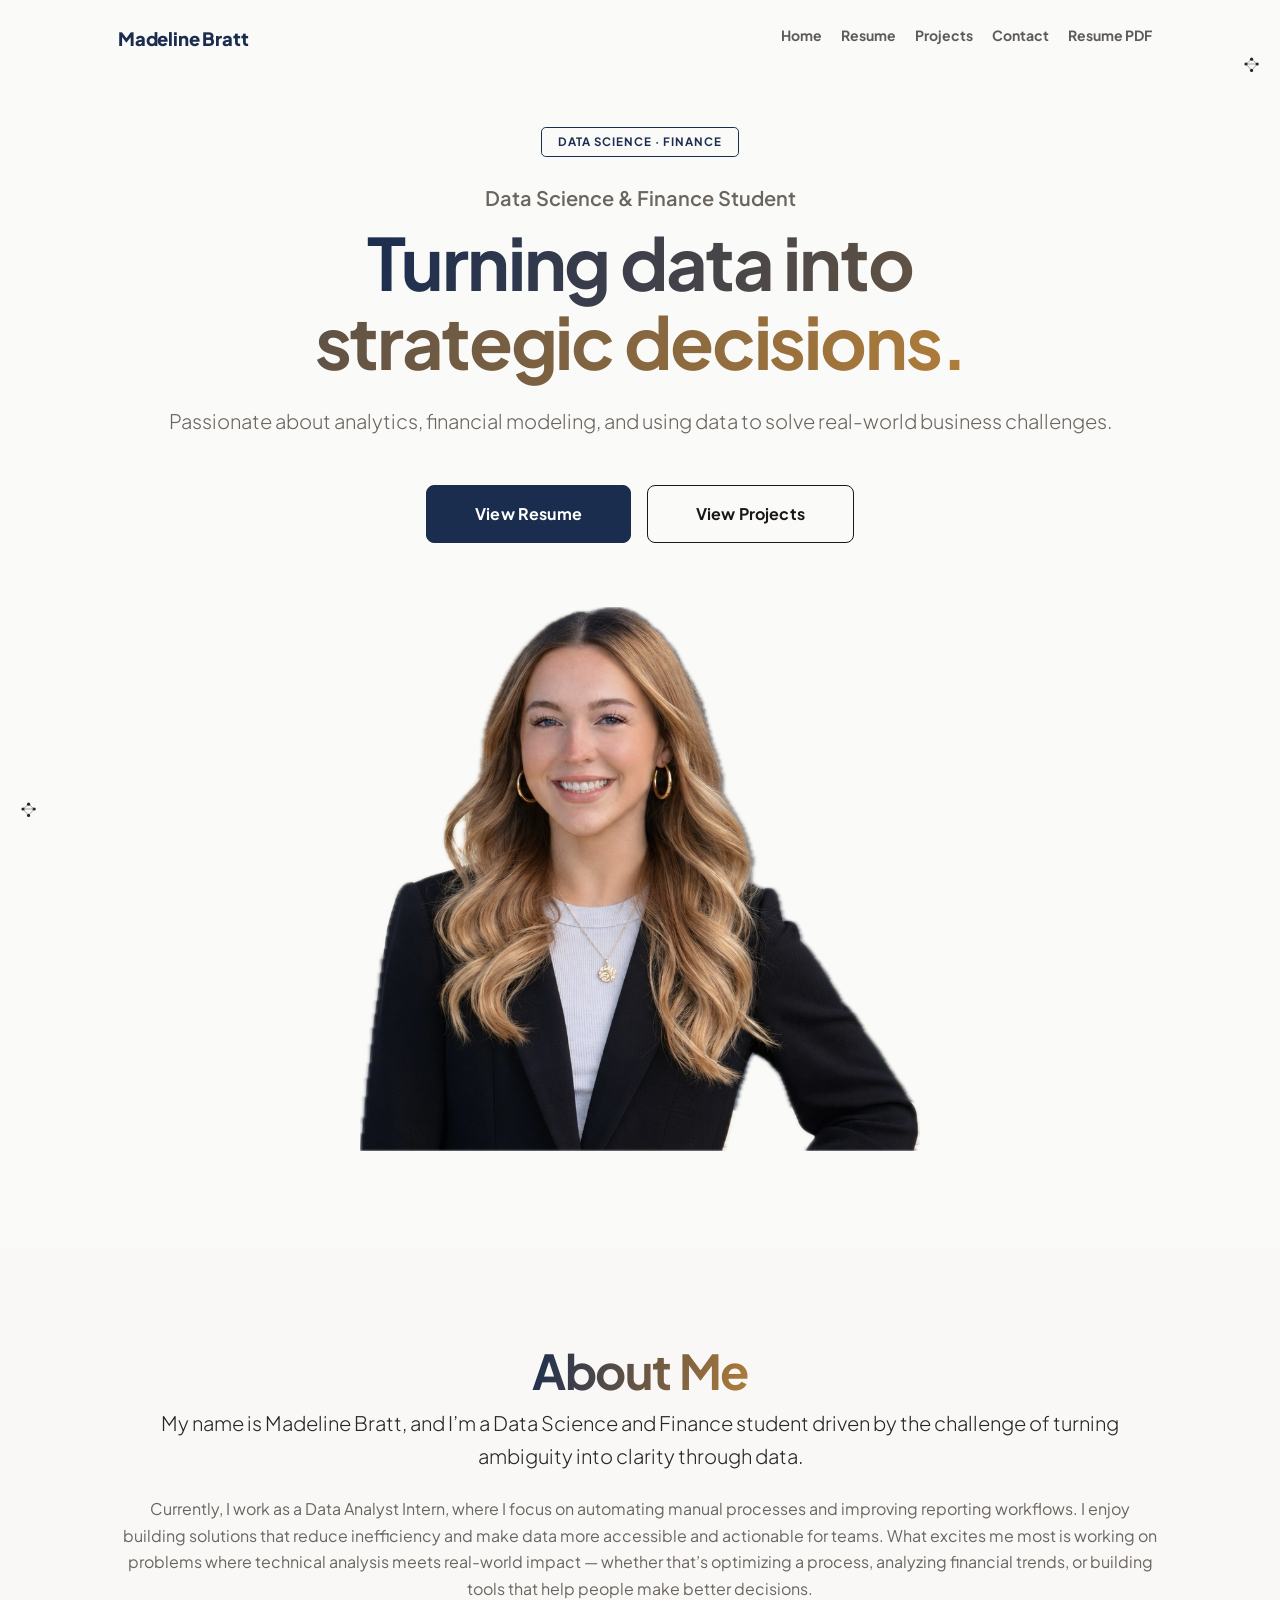
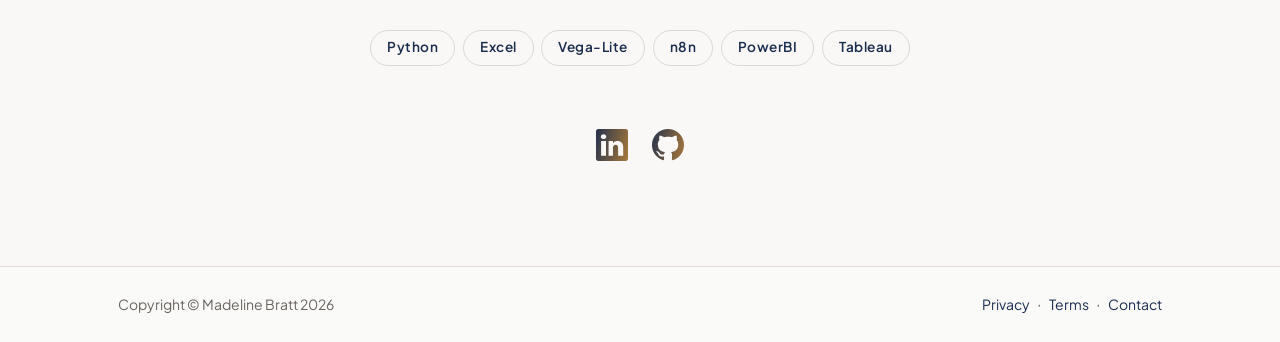
<file: index.html>
<!DOCTYPE html>
<html lang="en">
    <head>
        <meta charset="utf-8" />
        <meta name="viewport" content="width=device-width, initial-scale=1, shrink-to-fit=no" />
        <meta name="description" content="" />
        <meta name="author" content="" />
        <title>Madeline Bratt - Portfolio</title>
        <!-- Favicon-->
        <link rel="icon" type="image/x-icon" href="assets/favicon.ico" />
        <!-- Custom Google font-->
        <link rel="preconnect" href="https://fonts.googleapis.com" />
        <link rel="preconnect" href="https://fonts.gstatic.com" crossorigin />
        <link href="https://fonts.googleapis.com/css2?family=Plus+Jakarta+Sans:wght@100;200;300;400;500;600;700;800;900&amp;display=swap" rel="stylesheet" />
        <!-- Bootstrap icons-->
        <link href="https://cdn.jsdelivr.net/npm/bootstrap-icons@1.8.1/font/bootstrap-icons.css" rel="stylesheet" />
        <!-- Core theme CSS (includes Bootstrap)-->
        <link href="css/styles.css" rel="stylesheet" />
    </head>
    <body class="d-flex flex-column h-100">
        <main class="flex-shrink-0">
            <!-- Navigation-->
            <nav class="navbar navbar-expand-lg navbar-light bg-white py-3">
                <div class="container px-5">
                    <a class="navbar-brand" href="index.html"><span class="fw-bolder text-primary">Madeline Bratt</span></a>
                    <button class="navbar-toggler" type="button" data-bs-toggle="collapse" data-bs-target="#navbarSupportedContent" aria-controls="navbarSupportedContent" aria-expanded="false" aria-label="Toggle navigation"><span class="navbar-toggler-icon"></span></button>
                    <div class="collapse navbar-collapse" id="navbarSupportedContent">
                        <ul class="navbar-nav ms-auto mb-2 mb-lg-0 small fw-bolder">
                            <li class="nav-item"><a class="nav-link" href="index.html">Home</a></li>
                            <li class="nav-item"><a class="nav-link" href="resume.html">Resume</a></li>
                            <li class="nav-item"><a class="nav-link" href="projects.html">Projects</a></li>
                            <li class="nav-item"><a class="nav-link" href="contact.html">Contact</a></li>
                            <li class="nav-item"><a class="nav-link" href="assets/resume.pdf" target="_blank">Resume PDF</a></li>
                        </ul>
                    </div>
                </div>
            </nav>
            <!-- Header-->
            <header class="py-5">
                <div class="container px-5 pb-5">
                    <div class="row gx-5 align-items-center">
                        <div class="col-xxl-5">
                            <!-- Header text content-->
                            <div class="text-center text-xxl-start">

    <div class="badge border border-primary text-primary mb-4 py-2 px-3">
        <div class="text-uppercase fw-bold" style="letter-spacing: 1px;">
            Data Science · Finance
        </div>
    </div>

    <div class="fs-5 fw-semibold text-muted mb-2">
        Data Science & Finance Student
    </div>

    <h1 class="display-2 fw-bolder mb-4">
        <span class="text-gradient d-inline">
            Turning data into<br>strategic decisions.
        </span>
    </h1>

    <p class="lead text-muted mb-5">
        Passionate about analytics, financial modeling, and using data
        to solve real-world business challenges.
    </p>

    <div class="d-grid gap-3 d-sm-flex justify-content-sm-center justify-content-xxl-start mb-3">
        <a class="btn btn-primary btn-lg px-5 py-3 me-sm-3 fs-6 fw-bolder" href="resume.html">
            View Resume
        </a>
        <a class="btn btn-outline-dark btn-lg px-5 py-3 fs-6 fw-bolder" href="projects.html">
            View Projects
        </a>
    </div>

</div>
                        </div>
                        <div class="col-xxl-7">
                            <!-- Header profile picture-->
                            <div class="d-flex justify-content-center mt-5 mt-xxl-0">
                                <div class="profile">
    <img class="profile-img" src="assets/profile.png" alt="..." />
    
    <div class="dots-1">
        <svg xmlns="http://www.w3.org/2000/svg" viewBox="0 0 24 24" width="100%" height="100%">
            <line x1="12" y1="4" x2="5" y2="10" stroke="currentColor" stroke-width="0.5"/>
            <line x1="12" y1="4" x2="19" y2="10" stroke="currentColor" stroke-width="0.5"/>
            <line x1="5" y1="10" x2="12" y2="18" stroke="currentColor" stroke-width="0.5"/>
            <line x1="19" y1="10" x2="12" y2="18" stroke="currentColor" stroke-width="0.5"/>
            <line x1="5" y1="10" x2="19" y2="10" stroke="currentColor" stroke-width="0.5"/>
            <circle cx="12" cy="4" r="2" fill="currentColor"/>
            <circle cx="5" cy="10" r="2" fill="currentColor"/>
            <circle cx="19" cy="10" r="2" fill="currentColor"/>
            <circle cx="12" cy="18" r="2" fill="currentColor"/>
        </svg>
    </div>
    <div class="dots-2">
        <svg xmlns="http://www.w3.org/2000/svg" viewBox="0 0 24 24" width="100%" height="100%">
            <line x1="12" y1="4" x2="5" y2="10" stroke="currentColor" stroke-width="0.5"/>
            <line x1="12" y1="4" x2="19" y2="10" stroke="currentColor" stroke-width="0.5"/>
            <line x1="5" y1="10" x2="12" y2="18" stroke="currentColor" stroke-width="0.5"/>
            <line x1="19" y1="10" x2="12" y2="18" stroke="currentColor" stroke-width="0.5"/>
            <line x1="5" y1="10" x2="19" y2="10" stroke="currentColor" stroke-width="0.5"/>
            <circle cx="12" cy="4" r="2" fill="currentColor"/>
            <circle cx="5" cy="10" r="2" fill="currentColor"/>
            <circle cx="19" cy="10" r="2" fill="currentColor"/>
            <circle cx="12" cy="18" r="2" fill="currentColor"/>
        </svg>
    </div>
    <div class="dots-3">
        <svg xmlns="http://www.w3.org/2000/svg" viewBox="0 0 24 24" width="100%" height="100%">
            <line x1="12" y1="4" x2="5" y2="10" stroke="currentColor" stroke-width="0.5"/>
            <line x1="12" y1="4" x2="19" y2="10" stroke="currentColor" stroke-width="0.5"/>
            <line x1="5" y1="10" x2="12" y2="18" stroke="currentColor" stroke-width="0.5"/>
            <line x1="19" y1="10" x2="12" y2="18" stroke="currentColor" stroke-width="0.5"/>
            <line x1="5" y1="10" x2="19" y2="10" stroke="currentColor" stroke-width="0.5"/>
            <circle cx="12" cy="4" r="2" fill="currentColor"/>
            <circle cx="5" cy="10" r="2" fill="currentColor"/>
            <circle cx="19" cy="10" r="2" fill="currentColor"/>
            <circle cx="12" cy="18" r="2" fill="currentColor"/>
        </svg>
    </div>
    <div class="dots-4">
        <svg xmlns="http://www.w3.org/2000/svg" viewBox="0 0 24 24" width="100%" height="100%">
            <line x1="12" y1="4" x2="5" y2="10" stroke="currentColor" stroke-width="0.5"/>
            <line x1="12" y1="4" x2="19" y2="10" stroke="currentColor" stroke-width="0.5"/>
            <line x1="5" y1="10" x2="12" y2="18" stroke="currentColor" stroke-width="0.5"/>
            <line x1="19" y1="10" x2="12" y2="18" stroke="currentColor" stroke-width="0.5"/>
            <line x1="5" y1="10" x2="19" y2="10" stroke="currentColor" stroke-width="0.5"/>
            <circle cx="12" cy="4" r="2" fill="currentColor"/>
            <circle cx="5" cy="10" r="2" fill="currentColor"/>
            <circle cx="19" cy="10" r="2" fill="currentColor"/>
            <circle cx="12" cy="18" r="2" fill="currentColor"/>
        </svg>
    </div>
</div>
                                        <!-- END of SVG dots-->
                                    </div>
                                </div>
                            </div>
                        </div>
                    </div>
                </div>
            </header>
            <!-- About Section-->
            <section class="bg-light py-5">
                <div class="container px-5">
                    <div class="row gx-5 justify-content-center">
                        <div class="col-xxl-8">
                            <div class="text-center my-5">
                                <h2 class="display-5 fw-bolder"><span class="text-gradient d-inline">About Me</span></h2>
                                <p class="lead fw-light mb-4">My name is Madeline Bratt, and I’m a Data Science and Finance student driven by the challenge of turning ambiguity into clarity through data.</p>
                                <p class="text-muted">Currently, I work as a Data Analyst Intern, where I focus on automating manual processes and improving reporting workflows. I enjoy building solutions that reduce inefficiency and make data more accessible and actionable for teams. What excites me most is working on problems where technical analysis meets real-world impact — whether that’s optimizing a process, analyzing financial trends, or building tools that help people make better decisions.</p>
                                <div class="mt-4 mb-5">
        <span class="skill-pill">Python</span>
        <span class="skill-pill">Excel</span>
        <span class="skill-pill">Vega-Lite</span>
        <span class="skill-pill">n8n</span>
        <span class="skill-pill">PowerBI</span>
        <span class="skill-pill">Tableau</span>
    </div>
                                <div class="d-flex justify-content-center fs-2 gap-4">
                                    <a class="text-gradient" href="https://linkedin.com/in/madelinebratt"><i class="bi bi-linkedin"></i></a>
                                    <a class="text-gradient" href="https://github.com/madelinebratt"><i class="bi bi-github"></i></a>
                                </div>
                            </div>
                        </div>
                    </div>
                </div>
            </section>
        </main>
        <!-- Footer-->
        <footer class="bg-white py-4 mt-auto">
            <div class="container px-5">
                <div class="row align-items-center justify-content-between flex-column flex-sm-row">
                    <div class="col-auto"><div class="small m-0">Copyright &copy; Madeline Bratt 2026</div></div>
                    <div class="col-auto">
                        <a class="small" href="#!">Privacy</a>
                        <span class="mx-1">&middot;</span>
                        <a class="small" href="#!">Terms</a>
                        <span class="mx-1">&middot;</span>
                        <a class="small" href="#!">Contact</a>
                    </div>
                </div>
            </div>
        </footer>
        <!-- Bootstrap core JS-->
        <script src="https://cdn.jsdelivr.net/npm/bootstrap@5.2.3/dist/js/bootstrap.bundle.min.js"></script>
        <!-- Core theme JS-->
        <script src="js/scripts.js"></script>
    </body>
</html>
</file>
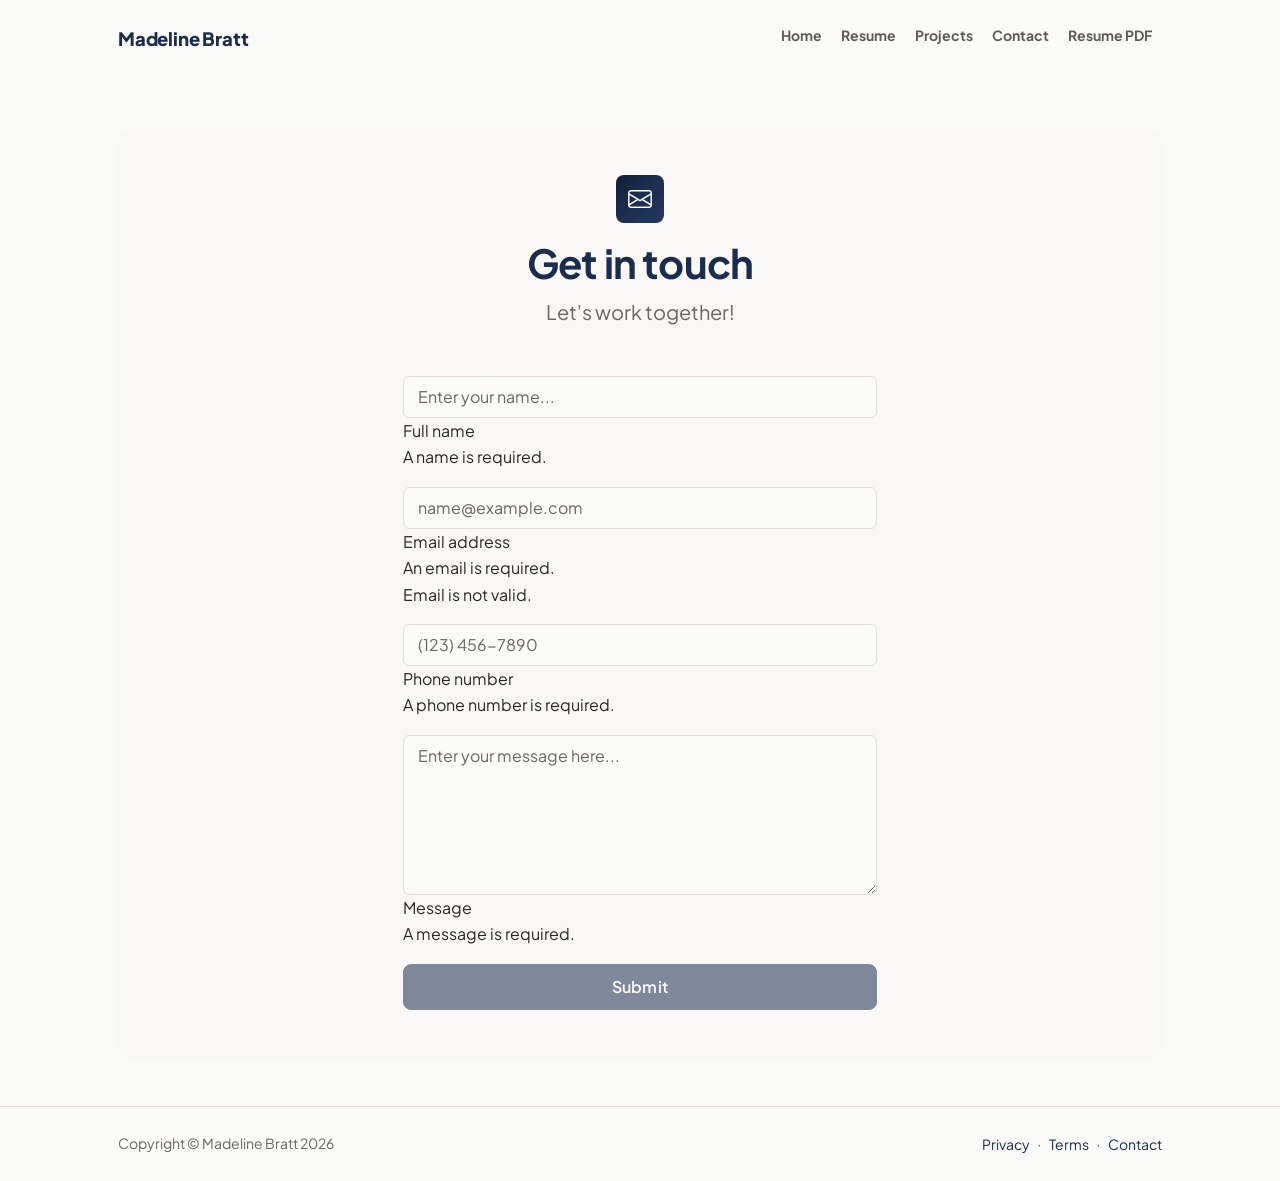
<file: contact.html>
<!DOCTYPE html>
<html lang="en">
    <head>
        <meta charset="utf-8" />
        <meta name="viewport" content="width=device-width, initial-scale=1, shrink-to-fit=no" />
        <meta name="description" content />
        <meta name="author" content />
        <title>Modern Business - Start Bootstrap Template</title>
        <!-- Favicon-->
        <link rel="icon" type="image/x-icon" href="assets/favicon.ico" />
        <!-- Custom Google font-->
        <link rel="preconnect" href="https://fonts.googleapis.com" />
        <link rel="preconnect" href="https://fonts.gstatic.com" crossorigin />
        <link href="https://fonts.googleapis.com/css2?family=Plus+Jakarta+Sans:wght@100;200;300;400;500;600;700;800;900&amp;display=swap" rel="stylesheet" />
        <!-- Bootstrap icons-->
        <link href="https://cdn.jsdelivr.net/npm/bootstrap-icons@1.8.1/font/bootstrap-icons.css" rel="stylesheet" />
        <!-- Core theme CSS (includes Bootstrap)-->
        <link href="css/styles.css" rel="stylesheet" />
    </head>
    <body class="d-flex flex-column">
        <main class="flex-shrink-0">
            <!-- Navigation-->
            <nav class="navbar navbar-expand-lg navbar-light bg-white py-3">
                <div class="container px-5">
                    <a class="navbar-brand" href="index.html"><span class="fw-bolder text-primary">Madeline Bratt</span></a>
                    <button class="navbar-toggler" type="button" data-bs-toggle="collapse" data-bs-target="#navbarSupportedContent" aria-controls="navbarSupportedContent" aria-expanded="false" aria-label="Toggle navigation"><span class="navbar-toggler-icon"></span></button>
                    <div class="collapse navbar-collapse" id="navbarSupportedContent">
                        <ul class="navbar-nav ms-auto mb-2 mb-lg-0 small fw-bolder">
                            <li class="nav-item"><a class="nav-link" href="index.html">Home</a></li>
                            <li class="nav-item"><a class="nav-link" href="resume.html">Resume</a></li>
                            <li class="nav-item"><a class="nav-link" href="projects.html">Projects</a></li>
                            <li class="nav-item"><a class="nav-link" href="contact.html">Contact</a></li>
                            <li class="nav-item"><a class="nav-link" href="assets/resume.pdf" target="_blank">Resume PDF</a></li>
                        </ul>
                    </div>
                </div>
            </nav>
            <!-- Page content-->
            <section class="py-5">
                <div class="container px-5">
                    <!-- Contact form-->
                    <div class="bg-light rounded-4 py-5 px-4 px-md-5">
                        <div class="text-center mb-5">
                            <div class="feature bg-primary bg-gradient-primary-to-secondary text-white rounded-3 mb-3"><i class="bi bi-envelope"></i></div>
                            <h1 class="fw-bolder">Get in touch</h1>
                            <p class="lead fw-normal text-muted mb-0">Let's work together!</p>
                        </div>
                        <div class="row gx-5 justify-content-center">
                            <div class="col-lg-8 col-xl-6">
                                <!-- * * * * * * * * * * * * * * *-->
                                <!-- * * SB Forms Contact Form * *-->
                                <!-- * * * * * * * * * * * * * * *-->
                                <!-- This form is pre-integrated with SB Forms.-->
                                <!-- To make this form functional, sign up at-->
                                <!-- https://startbootstrap.com/solution/contact-forms-->
                                <!-- to get an API token!-->
                                <form id="contactForm" data-sb-form-api-token="API_TOKEN">
                                    <!-- Name input-->
                                    <div class="form-floating mb-3">
                                        <input class="form-control" id="name" type="text" placeholder="Enter your name..." data-sb-validations="required" />
                                        <label for="name">Full name</label>
                                        <div class="invalid-feedback" data-sb-feedback="name:required">A name is required.</div>
                                    </div>
                                    <!-- Email address input-->
                                    <div class="form-floating mb-3">
                                        <input class="form-control" id="email" type="email" placeholder="name@example.com" data-sb-validations="required,email" />
                                        <label for="email">Email address</label>
                                        <div class="invalid-feedback" data-sb-feedback="email:required">An email is required.</div>
                                        <div class="invalid-feedback" data-sb-feedback="email:email">Email is not valid.</div>
                                    </div>
                                    <!-- Phone number input-->
                                    <div class="form-floating mb-3">
                                        <input class="form-control" id="phone" type="tel" placeholder="(123) 456-7890" data-sb-validations="required" />
                                        <label for="phone">Phone number</label>
                                        <div class="invalid-feedback" data-sb-feedback="phone:required">A phone number is required.</div>
                                    </div>
                                    <!-- Message input-->
                                    <div class="form-floating mb-3">
                                        <textarea class="form-control" id="message" type="text" placeholder="Enter your message here..." style="height: 10rem" data-sb-validations="required"></textarea>
                                        <label for="message">Message</label>
                                        <div class="invalid-feedback" data-sb-feedback="message:required">A message is required.</div>
                                    </div>
                                    <!-- Submit success message-->
                                    <!---->
                                    <!-- This is what your users will see when the form-->
                                    <!-- has successfully submitted-->
                                    <div class="d-none" id="submitSuccessMessage">
                                        <div class="text-center mb-3">
                                            <div class="fw-bolder">Thanks for reaching out! I'll get back to you soon.</div>
                                            To activate this form, sign up at
                                            <br />
                                            <a href="https://startbootstrap.com/solution/contact-forms">https://startbootstrap.com/solution/contact-forms</a>
                                        </div>
                                    </div>
                                    <!-- Submit error message-->
                                    <!---->
                                    <!-- This is what your users will see when there is-->
                                    <!-- an error submitting the form-->
                                    <div class="d-none" id="submitErrorMessage"><div class="text-center text-danger mb-3">Error sending message!</div></div>
                                    <!-- Submit Button-->
                                    <div class="d-grid"><button class="btn btn-primary btn-lg disabled" id="submitButton" type="submit">Submit</button></div>
                                </form>
                            </div>
                        </div>
                    </div>
                </div>
            </section>
        </main>
        <!-- Footer-->
        <footer class="bg-white py-4 mt-auto">
            <div class="container px-5">
                <div class="row align-items-center justify-content-between flex-column flex-sm-row">
                    <div class="col-auto"><div class="small m-0">Copyright &copy; Madeline Bratt 2026</div></div>
                    <div class="col-auto">
                        <a class="small" href="#!">Privacy</a>
                        <span class="mx-1">&middot;</span>
                        <a class="small" href="#!">Terms</a>
                        <span class="mx-1">&middot;</span>
                        <a class="small" href="#!">Contact</a>
                    </div>
                </div>
            </div>
        </footer>
        <!-- Bootstrap core JS-->
        <script src="https://cdn.jsdelivr.net/npm/bootstrap@5.2.3/dist/js/bootstrap.bundle.min.js"></script>
        <!-- Core theme JS-->
        <script src="js/scripts.js"></script>
        <!-- * * * * * * * * * * * * * * * * * * * * * * * * * * * * * * * * * * * * * * * *-->
        <!-- * *                               SB Forms JS                               * *-->
        <!-- * * Activate your form at https://startbootstrap.com/solution/contact-forms * *-->
        <!-- * * * * * * * * * * * * * * * * * * * * * * * * * * * * * * * * * * * * * * * *-->
        <script src="https://cdn.startbootstrap.com/sb-forms-latest.js"></script>
    </body>
</html>
</file>
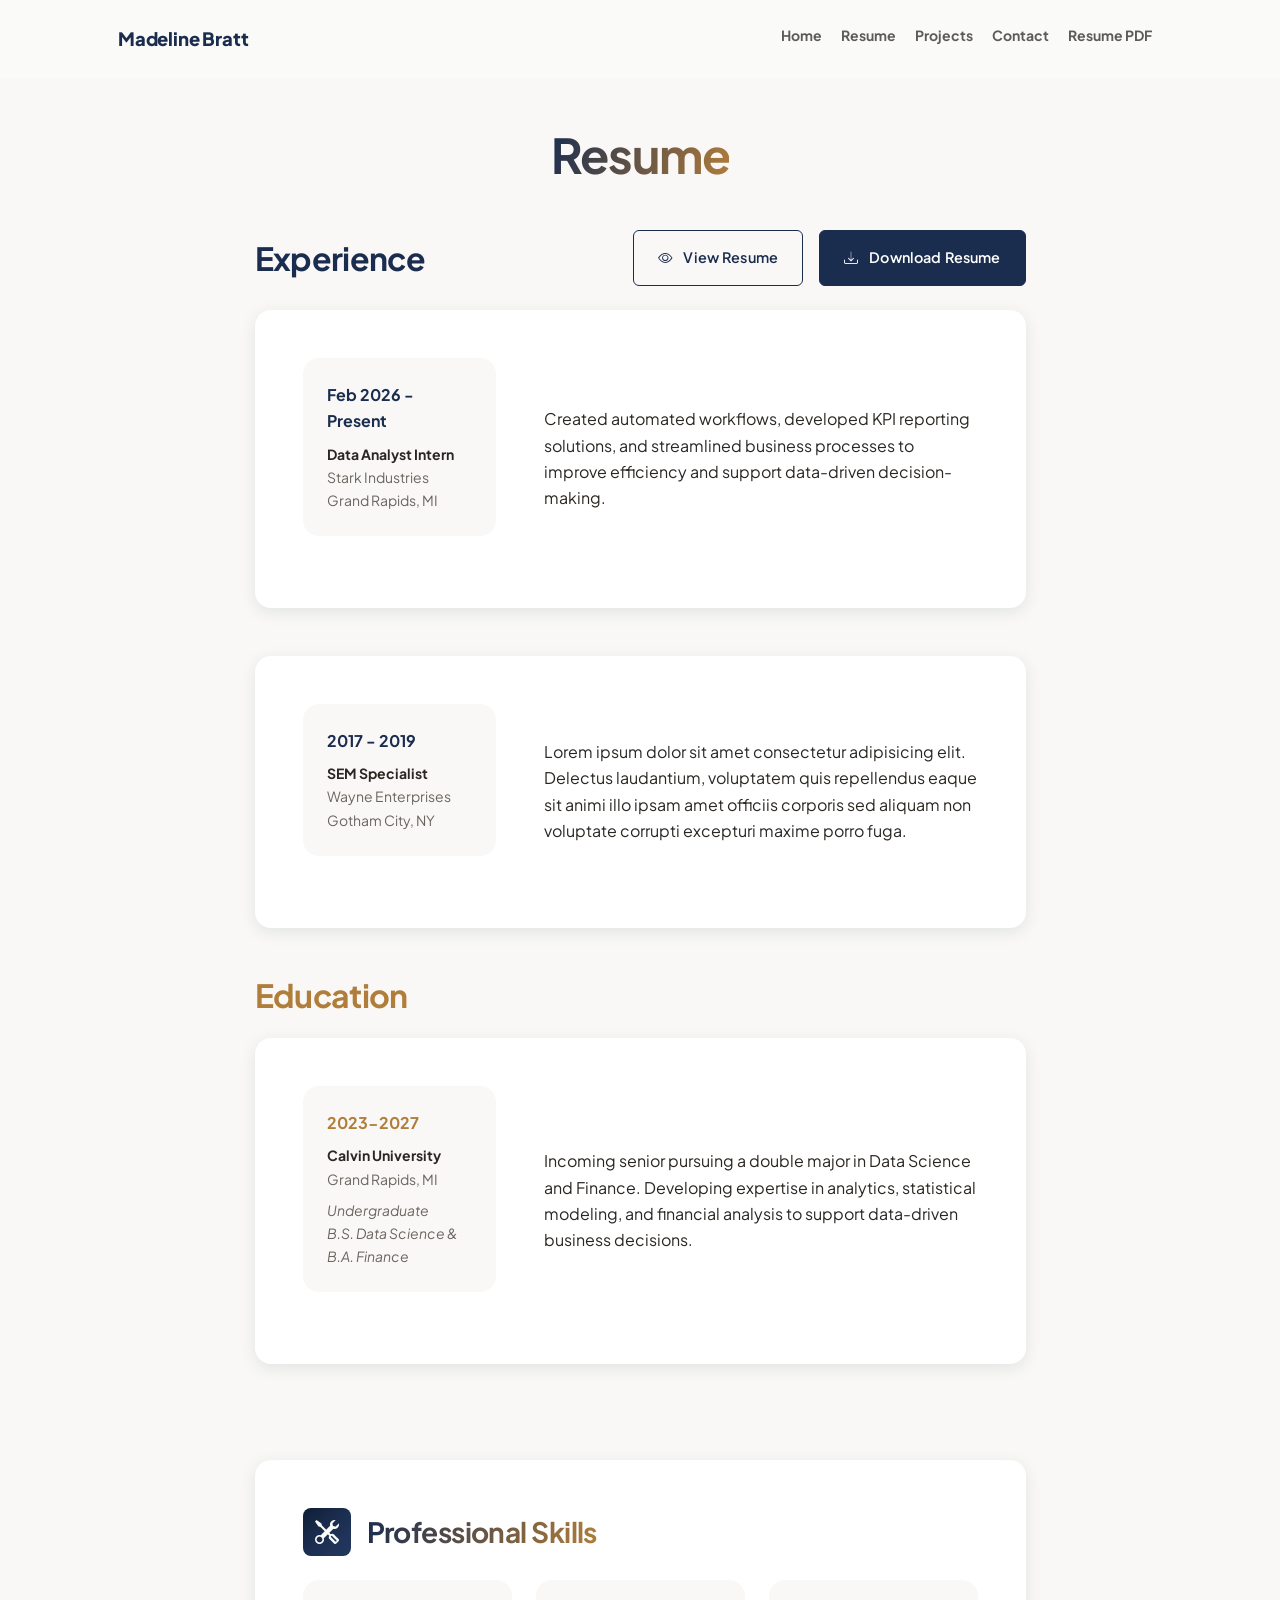
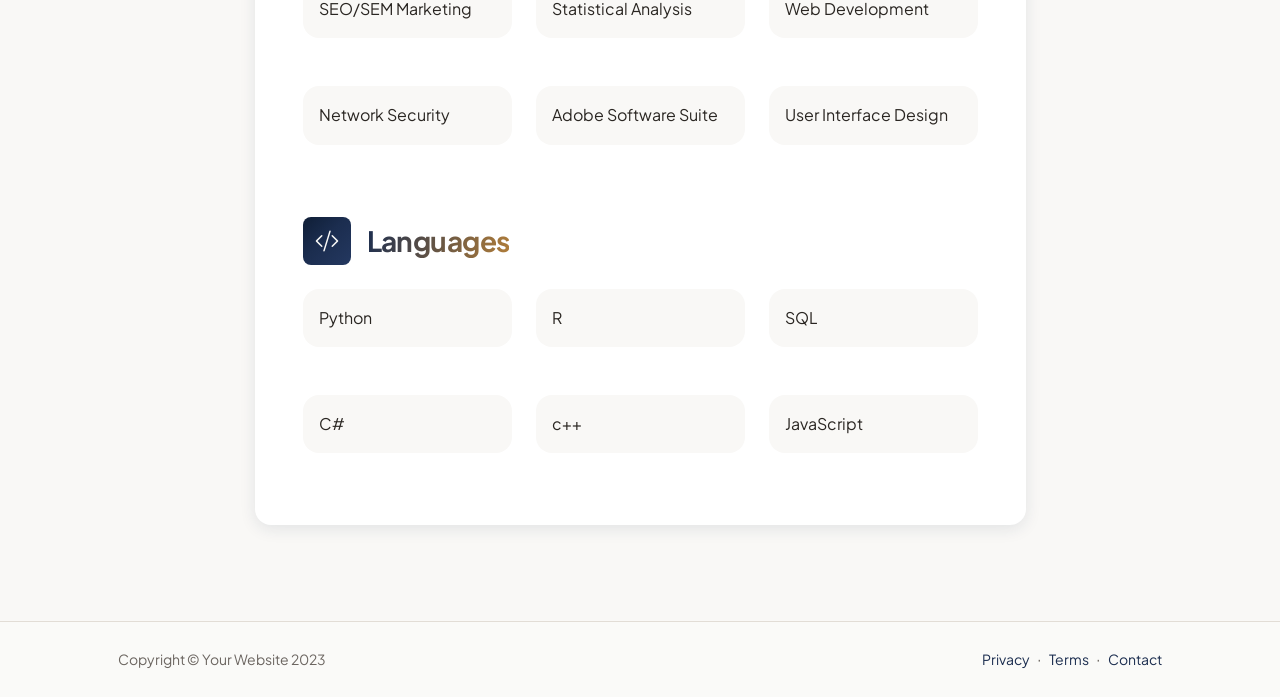
<file: resume.html>
<!DOCTYPE html>
<html lang="en">
    <head>
        <meta charset="utf-8" />
        <meta name="viewport" content="width=device-width, initial-scale=1, shrink-to-fit=no" />
        <meta name="description" content="" />
        <meta name="author" content="" />
        <title>Personal - Start Bootstrap Template</title>
        <!-- Favicon-->
        <link rel="icon" type="image/x-icon" href="assets/favicon.ico" />
        <!-- Custom Google font-->
        <link rel="preconnect" href="https://fonts.googleapis.com" />
        <link rel="preconnect" href="https://fonts.gstatic.com" crossorigin />
        <link href="https://fonts.googleapis.com/css2?family=Plus+Jakarta+Sans:wght@100;200;300;400;500;600;700;800;900&amp;display=swap" rel="stylesheet" />
        <!-- Bootstrap icons-->
        <link href="https://cdn.jsdelivr.net/npm/bootstrap-icons@1.8.1/font/bootstrap-icons.css" rel="stylesheet" />
        <!-- Core theme CSS (includes Bootstrap)-->
        <link href="css/styles.css" rel="stylesheet" />
    </head>
    <body class="d-flex flex-column h-100 bg-light">
        <main class="flex-shrink-0">
            <!-- Navigation-->
            <nav class="navbar navbar-expand-lg navbar-light bg-white py-3">
                <div class="container px-5">
                    <a class="navbar-brand" href="index.html"><span class="fw-bolder text-primary">Madeline Bratt</span></a>
                    <button class="navbar-toggler" type="button" data-bs-toggle="collapse" data-bs-target="#navbarSupportedContent" aria-controls="navbarSupportedContent" aria-expanded="false" aria-label="Toggle navigation"><span class="navbar-toggler-icon"></span></button>
                    <div class="collapse navbar-collapse" id="navbarSupportedContent">
                        <ul class="navbar-nav ms-auto mb-2 mb-lg-0 small fw-bolder">
                            <li class="nav-item"><a class="nav-link" href="index.html">Home</a></li>
                            <li class="nav-item"><a class="nav-link" href="resume.html">Resume</a></li>
                            <li class="nav-item"><a class="nav-link" href="projects.html">Projects</a></li>
                            <li class="nav-item"><a class="nav-link" href="contact.html">Contact</a></li>
                            <li class="nav-item"><a class="nav-link" href="assets/resume.pdf" target="_blank">Resume PDF</a></li>
                        </ul>
                    </div>
                </div>
            </nav>
            <!-- Page Content-->
            <div class="container px-5 my-5">
                <div class="text-center mb-5">
                    <h1 class="display-5 fw-bolder mb-0"><span class="text-gradient d-inline">Resume</span></h1>
                </div>
                <div class="row gx-5 justify-content-center">
                    <div class="col-lg-11 col-xl-9 col-xxl-8">
                        <!-- Experience Section-->
                        <section>
                            <div class="d-flex align-items-center justify-content-between mb-4">
                                <h2 class="text-primary fw-bolder mb-0">Experience</h2>
                                <!-- Download resume button-->
                                <!-- Note: Set the link href target to a PDF file within your project-->
<div class="d-flex gap-3 flex-wrap">
    <!-- View Resume -->
    <a class="btn btn-outline-primary px-4 py-3"
       href="assets/resume.pdf"
       target="_blank">
        <div class="d-inline-block bi bi-eye me-2"></div>
        View Resume
    </a>
    <!-- Download Resume -->
    <a class="btn btn-primary px-4 py-3"
       href="assets/resume.pdf"
       download>
        <div class="d-inline-block bi bi-download me-2"></div>
        Download Resume
    </a>
</div>
                            </div>
                            <!-- Experience Card 1-->
                            <div class="card shadow border-0 rounded-4 mb-5">
                                <div class="card-body p-5">
                                    <div class="row align-items-center gx-5">
                                        <div class="col text-center text-lg-start mb-4 mb-lg-0">
                                            <div class="bg-light p-4 rounded-4">
                                                <div class="text-primary fw-bolder mb-2">Feb 2026 - Present</div>
                                                <div class="small fw-bolder">Data Analyst Intern</div>
                                                <div class="small text-muted">Stark Industries</div>
                                                <div class="small text-muted">Grand Rapids, MI</div>
                                            </div>
                                        </div>
                                        <div class="col-lg-8"><div>Created automated workflows, developed KPI reporting solutions, and streamlined business processes to improve efficiency and support data-driven decision-making.</div></div>
                                    </div>
                                </div>
                            </div>
                            <!-- Experience Card 2-->
                            <div class="card shadow border-0 rounded-4 mb-5">
                                <div class="card-body p-5">
                                    <div class="row align-items-center gx-5">
                                        <div class="col text-center text-lg-start mb-4 mb-lg-0">
                                            <div class="bg-light p-4 rounded-4">
                                                <div class="text-primary fw-bolder mb-2">2017 - 2019</div>
                                                <div class="small fw-bolder">SEM Specialist</div>
                                                <div class="small text-muted">Wayne Enterprises</div>
                                                <div class="small text-muted">Gotham City, NY</div>
                                            </div>
                                        </div>
                                        <div class="col-lg-8"><div>Lorem ipsum dolor sit amet consectetur adipisicing elit. Delectus laudantium, voluptatem quis repellendus eaque sit animi illo ipsam amet officiis corporis sed aliquam non voluptate corrupti excepturi maxime porro fuga.</div></div>
                                    </div>
                                </div>
                            </div>
                        </section>
                        <!-- Education Section-->
                        <section>
                            <h2 class="text-secondary fw-bolder mb-4">Education</h2>
                            <!-- Education Card 1-->
                            <div class="card shadow border-0 rounded-4 mb-5">
                                <div class="card-body p-5">
                                    <div class="row align-items-center gx-5">
                                        <div class="col text-center text-lg-start mb-4 mb-lg-0">
                                            <div class="bg-light p-4 rounded-4">
                                                <div class="text-secondary fw-bolder mb-2">2023-2027</div>
                                                <div class="mb-2">
                                                    <div class="small fw-bolder">Calvin University</div>
                                                    <div class="small text-muted">Grand Rapids, MI</div>
                                                </div>
                                                <div class="fst-italic">
                                                    <div class="small text-muted">Undergraduate</div>
                                                    <div class="small text-muted">B.S. Data Science & B.A. Finance</div>
                                                </div>
                                            </div>
                                        </div>
                                        <div class="col-lg-8"><div>Incoming senior pursuing a double major in Data Science and Finance. Developing expertise in analytics, statistical modeling, and financial analysis to support data-driven business decisions.</div></div>
                                    </div>
                                </div>
                            </div>
                        </section>
                        <!-- Divider-->
                        <div class="pb-5"></div>
                        <!-- Skills Section-->
                        <section>
                            <!-- Skillset Card-->
                            <div class="card shadow border-0 rounded-4 mb-5">
                                <div class="card-body p-5">
                                    <!-- Professional skills list-->
                                    <div class="mb-5">
                                        <div class="d-flex align-items-center mb-4">
                                            <div class="feature bg-primary bg-gradient-primary-to-secondary text-white rounded-3 me-3"><i class="bi bi-tools"></i></div>
                                            <h3 class="fw-bolder mb-0"><span class="text-gradient d-inline">Professional Skills</span></h3>
                                        </div>
                                        <div class="row row-cols-1 row-cols-md-3 mb-4">
                                            <div class="col mb-4 mb-md-0"><div class="d-flex align-items-center bg-light rounded-4 p-3 h-100">SEO/SEM Marketing</div></div>
                                            <div class="col mb-4 mb-md-0"><div class="d-flex align-items-center bg-light rounded-4 p-3 h-100">Statistical Analysis</div></div>
                                            <div class="col mb-4 mb-md-0"><div class="d-flex align-items-center bg-light rounded-4 p-3 h-100">Web Development</div></div>
                                        </div>
                                        <div class="row row-cols-1 row-cols-md-3">
                                            <div class="col mb-4 mb-md-0"><div class="d-flex align-items-center bg-light rounded-4 p-3 h-100">Network Security</div></div>
                                            <div class="col mb-4 mb-md-0"><div class="d-flex align-items-center bg-light rounded-4 p-3 h-100">Adobe Software Suite</div></div>
                                            <div class="col mb-4 mb-md-0"><div class="d-flex align-items-center bg-light rounded-4 p-3 h-100">User Interface Design</div></div>
                                        </div>
                                    </div>
                                    <!-- Languages list-->
                                    <div class="mb-0">
                                        <div class="d-flex align-items-center mb-4">
                                            <div class="feature bg-primary bg-gradient-primary-to-secondary text-white rounded-3 me-3"><i class="bi bi-code-slash"></i></div>
                                            <h3 class="fw-bolder mb-0"><span class="text-gradient d-inline">Languages</span></h3>
                                        </div>
                                        <div class="row row-cols-1 row-cols-md-3 mb-4">
                                            <div class="col mb-4 mb-md-0"><div class="d-flex align-items-center bg-light rounded-4 p-3 h-100">Python</div></div>
                                            <div class="col mb-4 mb-md-0"><div class="d-flex align-items-center bg-light rounded-4 p-3 h-100">R</div></div>
                                            <div class="col mb-4 mb-md-0"><div class="d-flex align-items-center bg-light rounded-4 p-3 h-100">SQL</div></div>
                                        </div>
                                        <div class="row row-cols-1 row-cols-md-3">
                                            <div class="col mb-4 mb-md-0"><div class="d-flex align-items-center bg-light rounded-4 p-3 h-100">C#</div></div>
                                            <div class="col mb-4 mb-md-0"><div class="d-flex align-items-center bg-light rounded-4 p-3 h-100">c++</div></div>
                                            <div class="col mb-4 mb-md-0"><div class="d-flex align-items-center bg-light rounded-4 p-3 h-100">JavaScript</div></div>
                                        </div>
                                    </div>
                                </div>
                            </div>
                        </section>
                    </div>
                </div>
            </div>
        </main>
        <!-- Footer-->
        <footer class="bg-white py-4 mt-auto">
            <div class="container px-5">
                <div class="row align-items-center justify-content-between flex-column flex-sm-row">
                    <div class="col-auto"><div class="small m-0">Copyright &copy; Your Website 2023</div></div>
                    <div class="col-auto">
                        <a class="small" href="#!">Privacy</a>
                        <span class="mx-1">&middot;</span>
                        <a class="small" href="#!">Terms</a>
                        <span class="mx-1">&middot;</span>
                        <a class="small" href="#!">Contact</a>
                    </div>
                </div>
            </div>
        </footer>
        <!-- Bootstrap core JS-->
        <script src="https://cdn.jsdelivr.net/npm/bootstrap@5.2.3/dist/js/bootstrap.bundle.min.js"></script>
        <!-- Core theme JS-->
        <script src="js/scripts.js"></script>
    </body>
</html>
</file>
